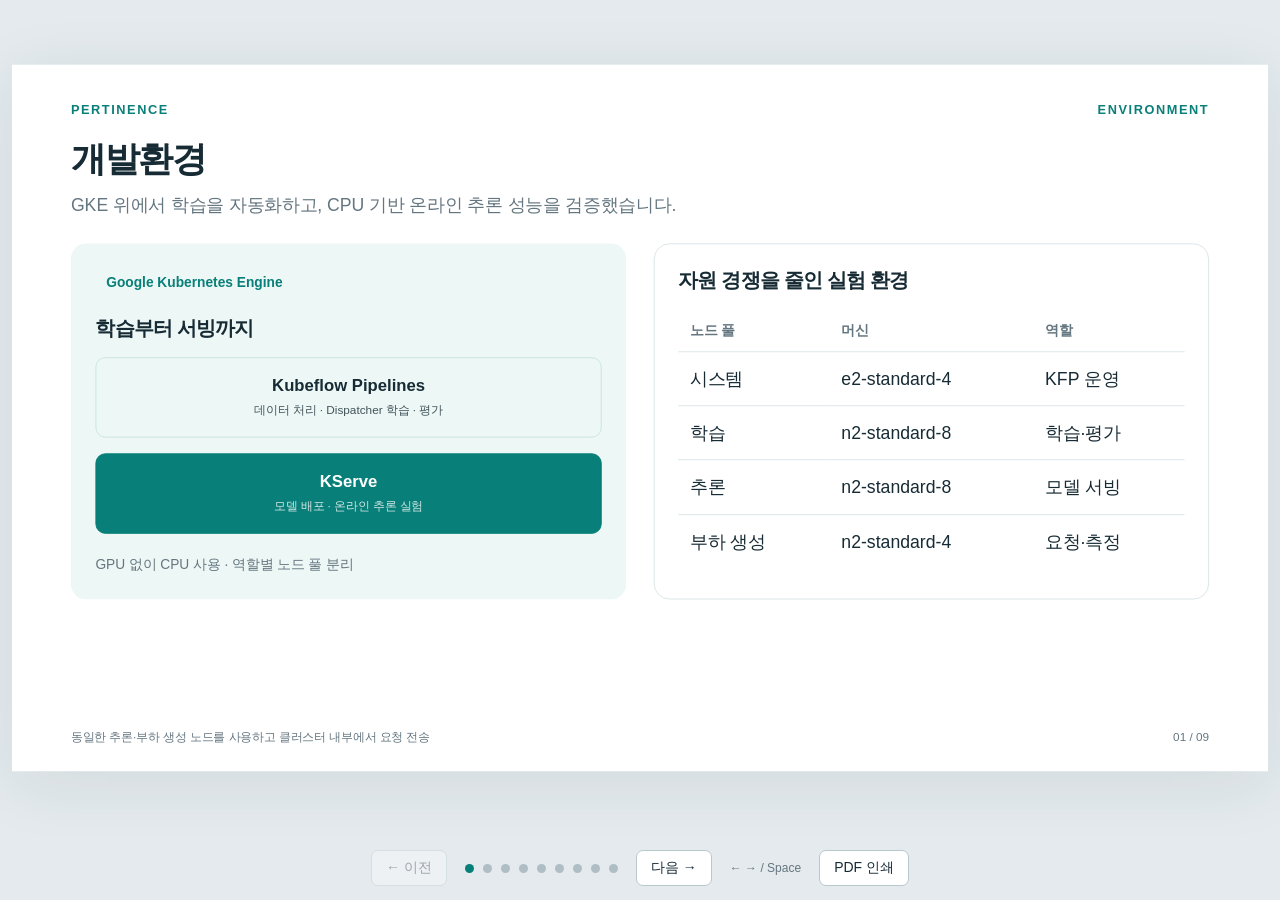
<file: presentation.html>
<!doctype html>
<html lang="ko">
<head>
  <meta charset="utf-8">
  <meta name="viewport" content="width=device-width, initial-scale=1">
  <title>PERTINENCE · 프로젝트 기술 발표</title>
  <style>
    :root { --ink:#172b35; --muted:#647680; --teal:#087f78; --light:#edf7f5; --orange:#d66b36; --line:#dce5e7; }
    * { box-sizing:border-box; }
    body { margin:0; background:#e4eaed; color:var(--ink); font-family:"Pretendard","Noto Sans KR","Apple SD Gothic Neo","Malgun Gothic",sans-serif; word-break:keep-all; }
    .viewport { position:fixed; inset:0 0 64px; display:grid; place-items:center; overflow:hidden; }
    .stage { width:1280px; height:720px; flex-shrink:0; }
    .slide { width:1280px; height:720px; background:#fff; padding:38px 60px 26px; display:none; flex-direction:column; position:relative; box-shadow:0 12px 64px #233b4b18; }
    .slide.active { display:flex; }
    .topline { display:flex; justify-content:space-between; color:var(--teal); font-size:13px; letter-spacing:1.6px; font-weight:700; }
    h1 { font-size:36px; line-height:1.3; letter-spacing:-1.7px; margin:20px 0 10px; font-weight:750; }
    .subtitle { margin:0 0 24px; font-size:18px; color:var(--muted); line-height:1.55; }
    h2 { font-size:20px; margin:0 0 16px; letter-spacing:-.5px; }
    p { line-height:1.6; margin:0; }
    .body { flex:1; min-height:0; }
    .grid { display:grid; grid-template-columns:1fr 1fr; gap:28px; }
    .panel { border:1px solid var(--line); border-radius:16px; padding:24px; }
    .soft { background:var(--light); border-color:transparent; }
    .muted { color:var(--muted); }
    .small { font-size:14px; }
    .tag { display:inline-block; padding:6px 11px; border-radius:6px; background:var(--light); color:var(--teal); font-size:14px; font-weight:700; }
    .takeaway { background:var(--light); border-left:4px solid var(--teal); padding:15px 20px; margin-top:20px; font-size:20px; line-height:1.5; font-weight:650; }
    .footer { display:flex; align-items:end; justify-content:space-between; gap:24px; margin-top:18px; color:var(--muted); font-size:12px; line-height:1.5; }
    .footer span:first-child { max-width:1050px; }
    .page { white-space:nowrap; font-variant-numeric:tabular-nums; }
    table { width:100%; border-collapse:collapse; font-size:18px; }
    th { color:var(--muted); font-size:14px; font-weight:600; text-align:left; padding:12px 12px; border-bottom:1px solid var(--line); }
    td { padding:15px 12px; border-bottom:1px solid var(--line); line-height:1.35; }
    tr:last-child td { border-bottom:0; }
    .num { text-align:right; font-variant-numeric:tabular-nums; }
    .em { color:var(--teal); font-weight:750; }
    .orange { color:var(--orange); }
    .flow { display:flex; align-items:stretch; gap:10px; }
    .node { flex:1; text-align:center; padding:18px 10px; background:var(--light); border:1px solid #cde5e1; border-radius:10px; font-size:17px; font-weight:650; }
    .arrow { display:grid; place-items:center; color:#80959c; font-size:22px; }
    .flow.compact .node { padding:12px 10px; font-size:16px; }
    .node.dark { background:var(--teal); color:#fff; border-color:var(--teal); }
    .node small { display:block; font-size:12px; font-weight:400; margin-top:7px; opacity:.8; }
    .stack { display:flex; flex-direction:column; gap:16px; }
    .stat { font-size:52px; line-height:1.1; font-weight:750; letter-spacing:-2px; font-variant-numeric:tabular-nums; }
    .stat small { font-size:21px; letter-spacing:0; }
    .label { font-size:16px; color:var(--muted); margin-bottom:10px; }
    .barrow { display:grid; grid-template-columns:190px 1fr 102px; align-items:center; gap:16px; margin-bottom:23px; font-size:17px; }
    .track { height:29px; background:#f0f3f4; border-radius:5px; overflow:hidden; }
    .bar { height:100%; width:var(--w); background:var(--teal); border-radius:5px; }
    .bar.gray { background:#a9b8be; }
    .bar.warm { background:var(--orange); }
    .barrow strong { text-align:right; font-variant-numeric:tabular-nums; }
    .bullet { position:relative; padding-left:19px; margin-bottom:14px; font-size:18px; line-height:1.6; }
    .bullet::before { content:""; position:absolute; left:0; top:12px; width:6px; height:6px; background:var(--teal); border-radius:50%; }
    .pipeline { margin-top:18px; }
    .pipeline th { padding:8px 12px; }
    .pipeline td { padding:10px 12px; font-size:16px; }
    code { font-family:ui-monospace,Consolas,monospace; font-size:.88em; }
    .splitbar { display:flex; height:35px; border-radius:6px; overflow:hidden; margin:14px 0 10px; color:#fff; font-size:14px; text-align:center; line-height:35px; }
    .splitbar .mobile { width:32%; background:#66a99f; }
    .splitbar .resnet { width:68%; background:var(--teal); }
    .controls { position:fixed; bottom:0; left:0; right:0; height:64px; display:flex; justify-content:center; align-items:center; gap:18px; background:#e4eaed; }
    button { border:1px solid #bac8ce; background:#fff; border-radius:7px; padding:8px 14px; color:var(--ink); cursor:pointer; font:inherit; font-size:14px; }
    button:hover { background:var(--light); }
    button:focus-visible, a:focus-visible { outline:3px solid var(--teal); outline-offset:3px; }
    button:disabled { opacity:.35; cursor:default; }
    .dots { display:flex; gap:9px; }
    .dot { padding:0; width:9px; height:9px; border:0; background:#afbec5; border-radius:50%; }
    .dot[aria-current="step"] { background:var(--teal); }
    .hint { color:var(--muted); font-size:12px; }
    .noscript { position:fixed; bottom:0; background:white; padding:12px; }
    @media print {
      @page { size:1280px 720px; margin:0; }
      html, body { margin:0; background:#fff; width:1280px; print-color-adjust:exact; -webkit-print-color-adjust:exact; }
      .viewport { position:static; display:block; overflow:visible; }
      .stage { width:1280px !important; height:auto !important; transform:none !important; }
      .slide { display:flex !important; box-shadow:none; break-after:page; break-inside:avoid; }
      .slide:last-child { break-after:auto; }
      .controls, .noscript { display:none; }
    }
  </style>
</head>
<body>
<main class="viewport" aria-label="프로젝트 발표자료">
<div class="stage">
  <section class="slide active" aria-labelledby="title-1">
    <div class="topline"><span>PERTINENCE</span><span>ENVIRONMENT</span></div>
    <h1 id="title-1">개발환경</h1>
    <p class="subtitle">GKE 위에서 학습을 자동화하고, CPU 기반 온라인 추론 성능을 검증했습니다.</p>
    <div class="body">
      <div class="grid">
        <div class="panel soft">
          <span class="tag">Google Kubernetes Engine</span>
          <h2 style="margin-top:20px">학습부터 서빙까지</h2>
          <div class="stack">
            <div class="node">Kubeflow Pipelines<small>데이터 처리 · Dispatcher 학습 · 평가</small></div>
            <div class="node dark">KServe<small>모델 배포 · 온라인 추론 실험</small></div>
          </div>
          <p class="small muted" style="margin-top:20px">GPU 없이 CPU 사용 · 역할별 노드 풀 분리</p>
        </div>
        <div class="panel">
          <h2>자원 경쟁을 줄인 실험 환경</h2>
          <table>
            <thead><tr><th>노드 풀</th><th>머신</th><th>역할</th></tr></thead>
            <tbody>
              <tr><td>시스템</td><td>e2-standard-4</td><td>KFP 운영</td></tr>
              <tr><td>학습</td><td>n2-standard-8</td><td>학습·평가</td></tr>
              <tr><td>추론</td><td>n2-standard-8</td><td>모델 서빙</td></tr>
              <tr><td>부하 생성</td><td>n2-standard-4</td><td>요청·측정</td></tr>
            </tbody>
          </table>
        </div>
      </div>
    </div>
    <div class="footer"><span>동일한 추론·부하 생성 노드를 사용하고 클러스터 내부에서 요청 전송</span><span class="page">01 / 09</span></div>
  </section>

  <section class="slide" aria-labelledby="title-2">
    <div class="topline"><span>PERTINENCE</span><span>TRAINING PIPELINE</span></div>
    <h1 id="title-2">동적 모델 선택 및 학습 자동화</h1>
    <p class="subtitle">CIFAR-10 · Expert는 고정하고 Dispatcher를 학습 · NSGA-II로 정확도–연산량 절충 탐색</p>
    <div class="body">
      <div class="flow compact">
        <div class="node">입력 이미지</div><span class="arrow" aria-hidden="true">→</span>
        <div class="node">특징 추출</div><span class="arrow" aria-hidden="true">→</span>
        <div class="node dark">Dispatcher</div><span class="arrow" aria-hidden="true">→</span>
        <div class="node">선택된 Expert</div><span class="arrow" aria-hidden="true">→</span><div class="node">분류 결과</div>
      </div>
      <p class="small muted" style="margin:10px 0 19px">Expert: ShuffleNetV2 x0.5 / MobileNetV2 x0.5 / ResNet56</p>
      <div class="flow compact">
        <div class="node">입력 번들·설정<small>Dataset / Expert / RunConfig</small></div><span class="arrow" aria-hidden="true">→</span>
        <div class="node">KFP Importer<small>외부 Artifact 등록</small></div><span class="arrow" aria-hidden="true">→</span>
        <div class="node dark">5개 계산 컴포넌트<small>검증 → 캐시 → 학습 → 평가 → 등록</small></div><span class="arrow" aria-hidden="true">→</span>
        <div class="node">GCS<small>산출물·결과 저장</small></div>
      </div>
      <table class="pipeline">
        <thead><tr><th style="width:37%">계산 컴포넌트 · 실행 순서</th><th>역할</th></tr></thead>
        <tbody>
          <tr><td><code>01 &nbsp;validate-run</code></td><td>입력 검증 및 데이터 분할</td></tr>
          <tr><td><code>02 &nbsp;build-routing-dataset</code></td><td>특징·예측·Routing 정답 캐시 생성</td></tr>
          <tr><td><code>03 &nbsp;train-dispatcher</code></td><td>Dispatcher 학습 및 Pareto 후보 탐색</td></tr>
          <tr><td><code>04 &nbsp;evaluate-final</code></td><td>최종 데이터에서 후보 성능 평가</td></tr>
          <tr><td><code>05 &nbsp;register-dispatchers</code></td><td>모델 정보 및 평가 결과 등록</td></tr>
        </tbody>
      </table>
    </div>
    <div class="footer"><span>해시 검증 · 고정 seed · Train / Search / Final 분리로 재현성 확보</span><span class="page">02 / 09</span></div>
  </section>

  <section class="slide" aria-labelledby="title-3">
    <div class="topline"><span>PERTINENCE</span><span>INITIAL COMPARISON</span></div>
    <h1 id="title-3">연산량은 줄었지만 응답시간은 증가</h1>
    <p class="subtitle">Warm-up 200건 → 평가 2,000건 · 5 RPS · 동시 요청 1 · 재시도 없음</p>
    <div class="body">
      <div class="grid">
        <div class="panel">
          <h2>요청 처리 구조</h2>
          <span class="tag">Direct</span>
          <p style="margin:12px 0 24px;font-size:22px">이미지 → ResNet56</p>
          <span class="tag">Distributed</span>
          <p style="margin-top:12px;font-size:20px">Router → 원격 특징 추출<br>→ Dispatcher → 원격 Expert</p>
          <p class="small muted" style="margin-top:22px">Direct: 내부 RPC 0회<br>Distributed: 내부 RPC 2회</p>
        </div>
        <div class="panel">
          <table>
            <thead><tr><th>지표</th><th class="num">Direct</th><th class="num">Distributed</th></tr></thead>
            <tbody>
              <tr><td>정확도</td><td class="num">94.60%</td><td class="num">94.65%</td></tr>
              <tr><td>MFLOPs</td><td class="num">251.50</td><td class="num em">210.73</td></tr>
              <tr><td>평균 지연</td><td class="num em">10.379ms</td><td class="num orange">25.845ms</td></tr>
              <tr><td>p95</td><td class="num">12.646ms</td><td class="num">30.379ms</td></tr>
            </tbody>
          </table>
        </div>
      </div>
      <div class="takeaway">연산량 16.2% 감소에도 지연 증가 · 정확도 차이 0.05%p는 정답 1건</div>
    </div>
    <div class="footer"><span>Predictor 자원: Direct 1 Pod·1 CPU·1 GiB / Distributed 4 Pod·총 4 CPU·4 GiB</span><span class="page">03 / 09</span></div>
  </section>

  <section class="slide" aria-labelledby="title-4">
    <div class="topline"><span>PERTINENCE</span><span>BOTTLENECK ANALYSIS</span></div>
    <h1 id="title-4">모델 계산보다 큰 데이터 변환 비용</h1>
    <p class="subtitle">구간별 계측을 추가한 별도 실행으로 분산 추론의 병목을 확인했습니다.</p>
    <div class="body">
      <div class="grid" style="grid-template-columns:1.35fr 1fr">
        <div class="panel">
          <h2>요청당 CPU 시간</h2>
          <div style="margin-top:40px">
            <div class="barrow" style="grid-template-columns:130px 1fr 100px"><span>직렬화·역직렬화</span><div class="track"><div class="bar warm" style="--w:97.87%"></div></div><strong>9.787ms</strong></div>
            <div class="barrow" style="grid-template-columns:130px 1fr 100px"><span>모델 실행</span><div class="track"><div class="bar" style="--w:39.39%"></div></div><strong>3.939ms</strong></div>
          </div>
          <p class="stat orange" style="margin-top:30px">2.5<small>배</small></p>
          <p class="muted" style="margin-top:8px">모델 실행 대비 데이터 변환 CPU 시간</p>
        </div>
        <div class="panel soft">
          <h2>요청마다 반복되는 작업</h2>
          <p class="bullet">이미지·특징을 JSON 숫자 문자열로 변환하고 다시 해석</p>
          <p class="bullet">내부 HTTP 호출 <strong>2회</strong><br>새 연결 생성 <strong>2회</strong></p>
          <p class="bullet">내부 전송 본문 합계 <strong>약 141KB</strong></p>
          <p class="small muted">이 실행의 평균 응답시간: 29.853ms</p>
        </div>
      </div>
      <div class="takeaway">모델 연산뿐 아니라 데이터 변환과 연결 처리도 최적화 대상</div>
    </div>
    <div class="footer"><span>초기 비교와 별도 실행. CPU 시간과 경과 시간은 서로 다른 지표로, 합산할 수 없음.</span><span class="page">04 / 09</span></div>
  </section>

  <section class="slide" aria-labelledby="title-5">
    <div class="topline"><span>PERTINENCE</span><span>COMMUNICATION OPTIMIZATION</span></div>
    <h1 id="title-5">통신 비용을 줄일수록 지연 감소</h1>
    <p class="subtitle">Binary로 변환 비용 감소 · Keep-alive로 연결 재사용 · Fused로 내부 RPC 제거</p>
    <div class="body">
      <div class="panel" style="padding:26px 28px 8px">
        <div class="barrow"><span>Distributed 기준</span><div class="track"><div class="bar gray" style="--w:100%"></div></div><strong>29.853ms</strong></div>
        <div class="barrow"><span>Binary</span><div class="track"><div class="bar" style="--w:67.90%"></div></div><strong>20.271ms</strong></div>
        <div class="barrow"><span>Keep-alive</span><div class="track"><div class="bar" style="--w:86.44%"></div></div><strong>25.806ms</strong></div>
        <div class="barrow"><span>Binary + Keep-alive</span><div class="track"><div class="bar" style="--w:56.08%"></div></div><strong>16.743ms</strong></div>
        <div class="barrow"><span class="em">Fused</span><div class="track"><div class="bar warm" style="--w:42.51%"></div></div><strong class="orange">12.692ms</strong></div>
      </div>
      <div class="grid" style="margin-top:20px;gap:18px">
        <div class="panel soft" style="padding:17px 24px"><strong>Binary + Keep-alive</strong><p style="margin-top:4px">기준 대비 평균 지연 <strong class="em">43.9% 감소</strong></p></div>
        <div class="panel soft" style="padding:17px 24px"><strong>Fused · 전체 모델 통합</strong><p style="margin-top:4px">기준 대비 평균 지연 <strong class="em">57.5% 감소</strong></p></div>
      </div>
    </div>
    <div class="footer"><span>평균 지연시간 비교 · Predictor 총 4 CPU·4 GiB · 외부 JSON API 및 FP32 정밀도 유지</span><span class="page">05 / 09</span></div>
  </section>

  <section class="slide" aria-labelledby="title-6">
    <div class="topline"><span>PERTINENCE</span><span>HYBRID ARCHITECTURE</span></div>
    <h1 id="title-6">Hybrid: 통신은 줄이고, Expert는 독립 확장</h1>
    <p class="subtitle">Fused는 특정 Expert만 확장할 수 없어, 전체 Pod를 함께 복제해야 합니다.</p>
    <div class="body">
      <div class="grid" style="grid-template-columns:.95fr 1.25fr">
        <div class="panel soft">
          <h2>공통 경로를 Router에 통합</h2>
          <div class="node dark" style="padding:22px">Router Pod<small>ShuffleNet 특징 추출 + Dispatcher</small></div>
          <p style="text-align:center;margin:10px 0;color:var(--teal)">↓ Binary + Keep-alive</p>
          <div class="flow"><div class="node">MobileNet<small>별도 Pod</small></div><div class="node">ResNet56<small>별도 Pod</small></div></div>
          <p class="small muted" style="margin-top:20px">선택된 Expert만 원격 호출 · 요청당 RPC 1회</p>
        </div>
        <div class="panel" style="padding:20px 15px">
          <table style="font-size:16px">
            <thead><tr><th>항목</th><th class="num">분산 최적화¹</th><th class="num em">Hybrid</th><th class="num">Fused</th></tr></thead>
            <tbody>
              <tr><td>Pod</td><td class="num">4</td><td class="num">3</td><td class="num">1</td></tr>
              <tr><td>내부 RPC</td><td class="num">2회</td><td class="num">1회</td><td class="num">0회</td></tr>
              <tr><td>평균 지연</td><td class="num">16.743ms</td><td class="num em">14.662ms</td><td class="num">12.692ms</td></tr>
              <tr><td>Expert별<br>독립 확장</td><td class="num">가능</td><td class="num em">가능</td><td class="num">전체 Pod</td></tr>
            </tbody>
          </table>
          <p class="small muted" style="padding:14px 12px">¹ Distributed + Binary + Keep-alive</p>
        </div>
      </div>
      <div class="takeaway">개선된 Distributed 대비 평균 지연 12.4% 감소 · Expert 독립 확장 유지</div>
    </div>
    <div class="footer"><span>독립 확장이 가능한 구조이며, 부하 증가 시 처리량·자동 확장 효과는 추가 검증 필요</span><span class="page">06 / 09</span></div>
  </section>

  <section class="slide" aria-labelledby="title-7">
    <div class="topline"><span>PERTINENCE</span><span>RESULT</span></div>
    <h1 id="title-7">Hybrid도 Direct보다 빠르지 않았습니다</h1>
    <p class="subtitle">Distributed의 통신 비용을 개선한 뒤에도, ResNet56 단일 서빙의 지연시간을 넘었습니다.</p>
    <div class="body">
      <div class="grid">
        <div class="panel">
          <h2>평균 지연시간</h2>
          <div style="margin-top:42px">
            <div class="barrow" style="grid-template-columns:70px 1fr 105px"><span>Direct</span><div class="track"><div class="bar" style="--w:60.72%"></div></div><strong>10.379ms</strong></div>
            <div class="barrow" style="grid-template-columns:70px 1fr 105px"><span>Hybrid</span><div class="track"><div class="bar warm" style="--w:85.78%"></div></div><strong>14.662ms</strong></div>
          </div>
          <p class="small muted" style="margin-top:30px">통신 최적화 이후에도 평균 지연 증가</p>
        </div>
        <div class="panel">
          <h2>p95 지연시간</h2>
          <div style="margin-top:42px">
            <div class="barrow" style="grid-template-columns:70px 1fr 105px"><span>Direct</span><div class="track"><div class="bar" style="--w:73.99%"></div></div><strong>12.646ms</strong></div>
            <div class="barrow" style="grid-template-columns:70px 1fr 105px"><span>Hybrid</span><div class="track"><div class="bar warm" style="--w:100%"></div></div><strong>17.092ms</strong></div>
          </div>
          <p class="small muted" style="margin-top:30px">꼬리 지연시간에서도 Direct가 더 낮음</p>
        </div>
      </div>
      <div class="takeaway">이번 조건에서는 통신 개선만으로 단일 모델보다 빠른 추론을 달성하지 못함</div>
      <p class="muted" style="margin-top:22px;font-size:19px">원인을 Expert 선택 분포와 실제 모델 실행시간으로 분석합니다. →</p>
    </div>
    <div class="footer"><span>Direct·Hybrid는 각각 초기 비교·최적화 실험의 결과이며, 할당 자원도 다름. 두 그래프는 동일한 길이 척도 사용.</span><span class="page">07 / 09</span></div>
  </section>

  <section class="slide" aria-labelledby="title-8">
    <div class="topline"><span>PERTINENCE</span><span>RESULT ANALYSIS</span></div>
    <h1 id="title-8">선택 분포와 실제 실행 비용의 영향</h1>
    <p class="subtitle">계산 절감이 특징 추출·Dispatcher·남은 통신 비용을 상쇄하지 못한 것으로 해석됩니다.</p>
    <div class="body">
      <div class="grid">
        <div class="panel">
          <h2>① 추가 Expert 계산이 항상 필요</h2>
          <div class="splitbar"><span class="mobile">MobileNet 32%</span><span class="resnet">ResNet56 68%</span></div>
          <p class="small muted">ShuffleNet 선택 0%</p>
          <p class="bullet" style="margin-top:26px">모든 요청에서 특징 추출·Dispatcher 이후 추가 Expert 실행</p>
          <p class="bullet">전체 요청의 <strong>68%는 ResNet56까지 실행</strong></p>
          <p class="bullet">Hybrid에도 원격 Expert 호출 <strong>1회</strong>가 남아 있음</p>
        </div>
        <div class="panel">
          <h2>② FLOPs와 실행시간은 비례하지 않음</h2>
          <table style="font-size:17px">
            <thead><tr><th>모델</th><th class="num">MFLOPs</th><th class="num">실행시간</th></tr></thead>
            <tbody>
              <tr><td>ShuffleNet</td><td class="num">21.80</td><td class="num">1.323ms</td></tr>
              <tr><td>MobileNet</td><td class="num">55.94</td><td class="num">1.464ms</td></tr>
              <tr><td>ResNet56</td><td class="num">251.50</td><td class="num">2.939ms</td></tr>
            </tbody>
          </table>
          <p style="margin-top:23px;font-size:21px">연산량 <strong>11.54배</strong> 차이<br>실행시간은 <strong class="em">2.22배</strong> 차이</p>
        </div>
      </div>
      <div class="takeaway">다음 과제: 실제 실행 비용을 반영한 학습과 선택 분포 개선</div>
    </div>
    <div class="footer"><span>모델별 실행시간은 별도 직접 호출 실험(내부 검증 포함)으로, 특정 CPU·런타임·저부하 조건에 한정.</span><span class="page">08 / 09</span></div>
  </section>

  <section class="slide" aria-labelledby="title-9">
    <div class="topline"><span>PERTINENCE</span><span>NEXT STEPS</span></div>
    <h1 id="title-9">실제 비용을 반영한 모델 선택으로</h1>
    <p class="subtitle">관측된 한계를 학습 목적·Expert 구성·서빙 평가에 반영합니다.</p>
    <div class="body">
      <table>
        <thead><tr><th style="width:36%">확인한 한계</th><th>향후 과제</th></tr></thead>
        <tbody>
          <tr><td>FLOPs ≠ 실제 실행 비용</td><td>측정 실행시간·CPU 사용량을 학습 비용에 반영</td></tr>
          <tr><td>ResNet56 선택 비율 68%</td><td>데이터셋·Expert 조합·학습 설정 비교</td></tr>
          <tr><td>모든 요청에서 추가 Expert 실행</td><td>특징 추출 모델에서 종료하는 비율과 정확도 함께 평가</td></tr>
          <tr><td>저부하 중심 실험</td><td>동일 정확도에서 지연·처리량·자원·자동 확장 검증</td></tr>
        </tbody>
      </table>
      <p class="small muted" style="margin-top:17px">조기 종료 비율을 높여도 정확도 저하와 기본 처리 비용이 남으므로, 성능 개선 여부는 후속 실험으로 확인해야 합니다.</p>
      <div class="takeaway" style="margin-top:30px;font-size:27px;padding:23px 26px">동적 모델 선택의 효과는<br>실제 서비스 전체 비용으로 평가해야 합니다.</div>
    </div>
    <div class="footer"><span>정확도와 실행 비용을 함께 고려하는 후속 실험</span><span class="page">09 / 09</span></div>
  </section>
</div>
</main>
<nav class="controls" aria-label="슬라이드 탐색">
  <button id="prev" type="button" aria-label="이전 슬라이드">← 이전</button>
  <div class="dots" aria-label="페이지 선택"></div>
  <button id="next" type="button" aria-label="다음 슬라이드">다음 →</button>
  <span class="hint">← → / Space</span>
  <button id="print" type="button">PDF 인쇄</button>
  <span id="status" aria-live="polite" style="position:absolute;clip-path:inset(50%);width:1px;height:1px;overflow:hidden"></span>
</nav>
<noscript><style>.viewport{position:static;display:block;overflow:auto}.stage{height:auto}.slide{display:flex;margin-bottom:20px}.controls{display:none}</style><p class="noscript">JavaScript 없이 모든 페이지를 순서대로 표시합니다.</p></noscript>
<script>
  const slides = [...document.querySelectorAll('.slide')];
  const stage = document.querySelector('.stage');
  const viewport = document.querySelector('.viewport');
  const prev = document.getElementById('prev');
  const next = document.getElementById('next');
  const dots = document.querySelector('.dots');
  const status = document.getElementById('status');
  let current = 0;
  slides.forEach((slide, i) => {
    const button = document.createElement('button');
    button.type = 'button';
    button.className = 'dot';
    button.setAttribute('aria-label', `${i + 1}페이지: ${slide.querySelector('h1').textContent}`);
    button.addEventListener('click', () => show(i));
    dots.append(button);
  });
  function show(index, updateHash = true) {
    current = Math.max(0, Math.min(slides.length - 1, index));
    slides.forEach((slide, i) => slide.classList.toggle('active', i === current));
    [...dots.children].forEach((button, i) => {
      if (i === current) button.setAttribute('aria-current', 'step');
      else button.removeAttribute('aria-current');
    });
    prev.disabled = current === 0;
    next.disabled = current === slides.length - 1;
    status.textContent = `${current + 1} / ${slides.length}: ${slides[current].querySelector('h1').textContent}`;
    if (updateHash) history.replaceState(null, '', `#${current + 1}`);
  }
  function fromHash() {
    const page = Number(location.hash.slice(1));
    show(Number.isInteger(page) && page > 0 ? page - 1 : 0, false);
  }
  function resize() {
    const scale = Math.min((viewport.clientWidth - 24) / 1280, (viewport.clientHeight - 24) / 720);
    stage.style.transform = `scale(${Math.max(.1, scale)})`;
  }
  prev.addEventListener('click', () => show(current - 1));
  next.addEventListener('click', () => show(current + 1));
  document.getElementById('print').addEventListener('click', () => window.print());
  document.addEventListener('keydown', event => {
    if (event.altKey || event.ctrlKey || event.metaKey || event.target.closest('button, input, textarea, select, a')) return;
    if (['ArrowRight', 'PageDown', ' '].includes(event.key)) { event.preventDefault(); show(current + 1); }
    if (['ArrowLeft', 'PageUp'].includes(event.key)) { event.preventDefault(); show(current - 1); }
    if (event.key === 'Home') { event.preventDefault(); show(0); }
    if (event.key === 'End') { event.preventDefault(); show(slides.length - 1); }
  });
  window.addEventListener('resize', resize);
  window.addEventListener('hashchange', fromHash);
  fromHash();
  resize();
</script>
</body>
</html>
</file>
